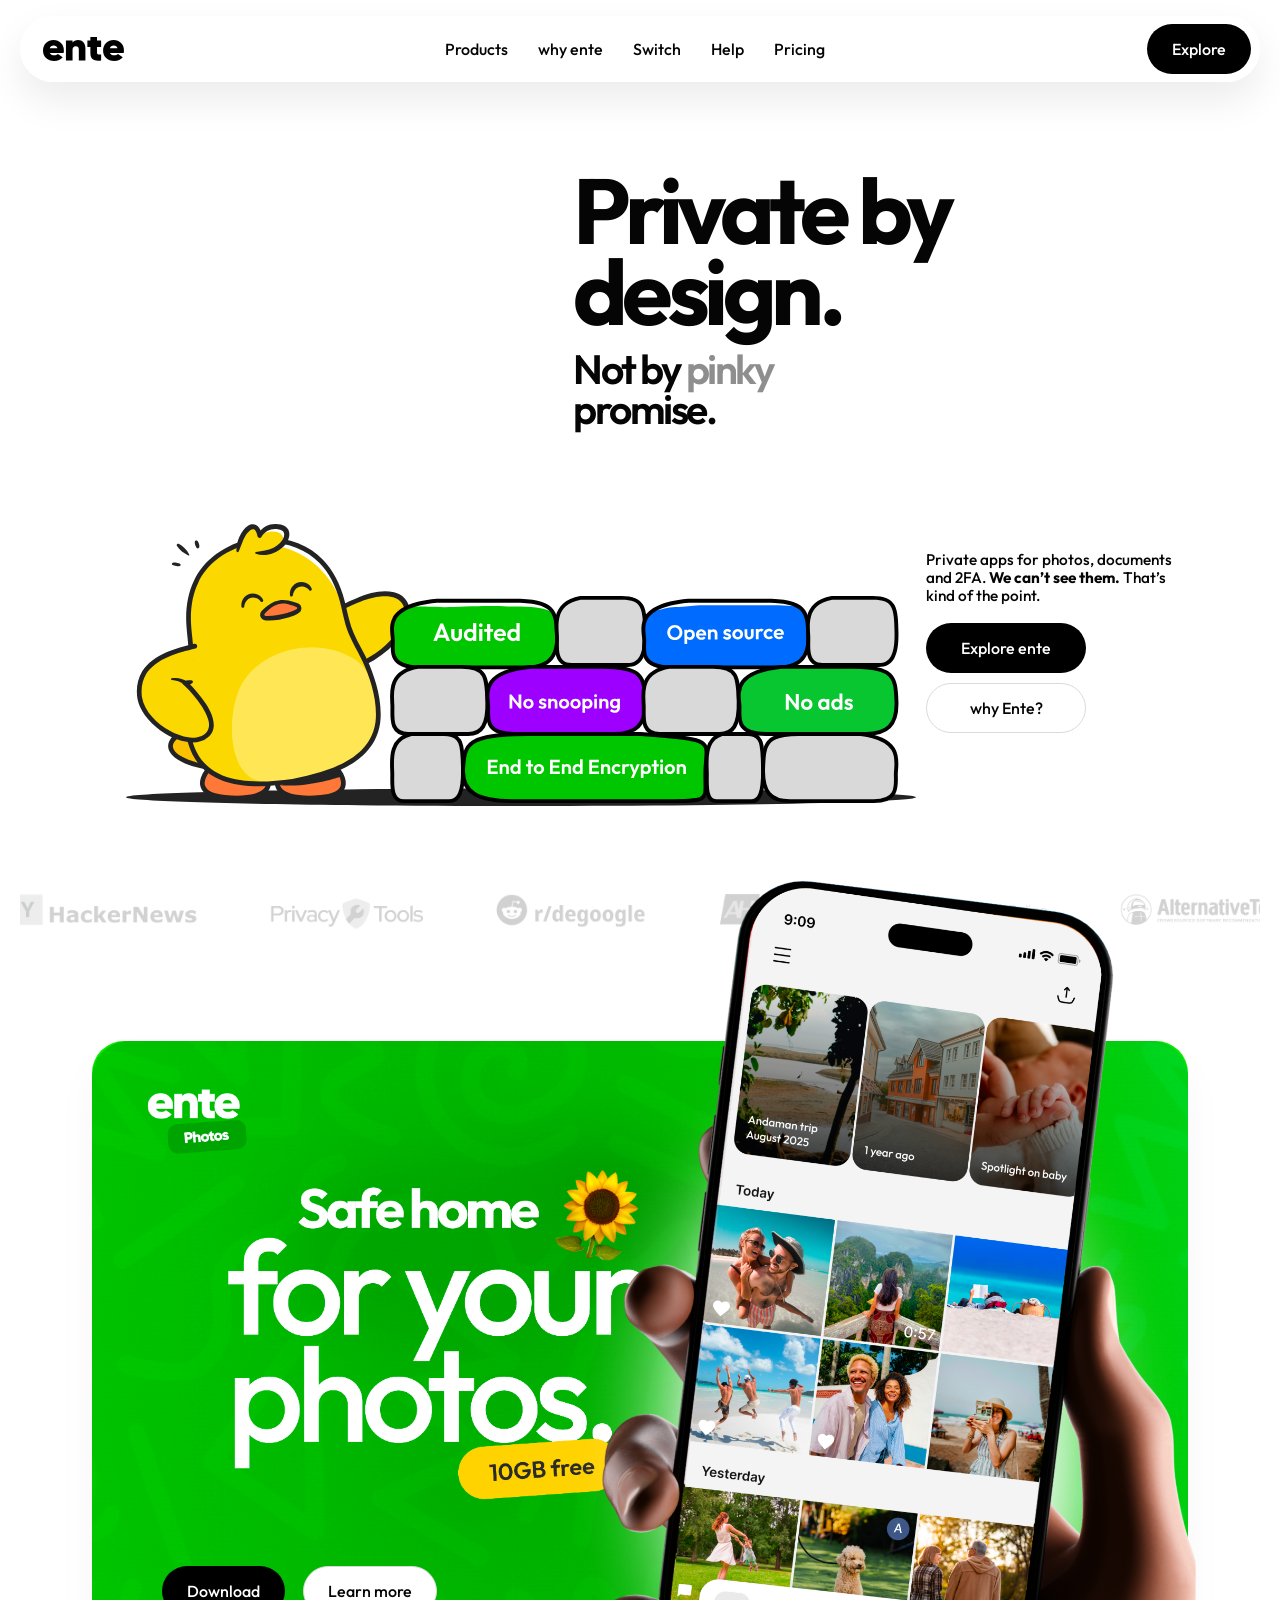
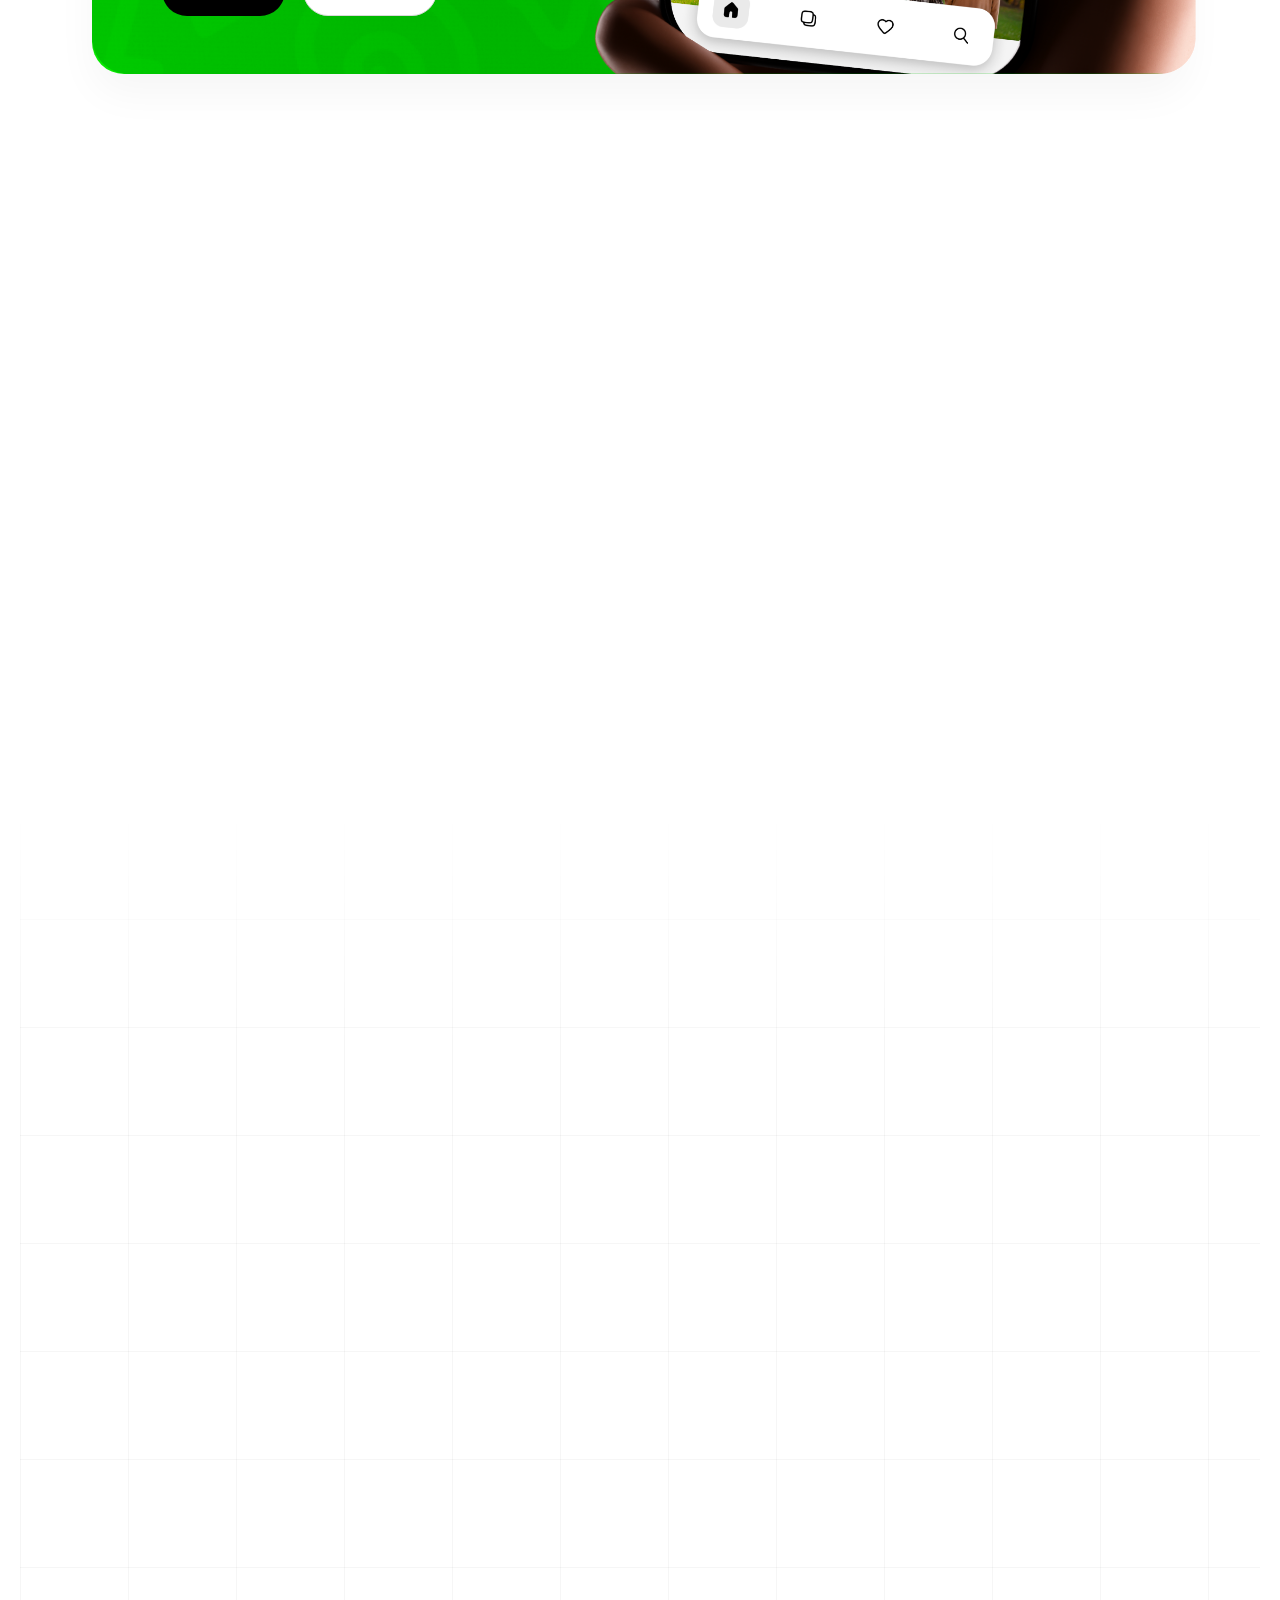
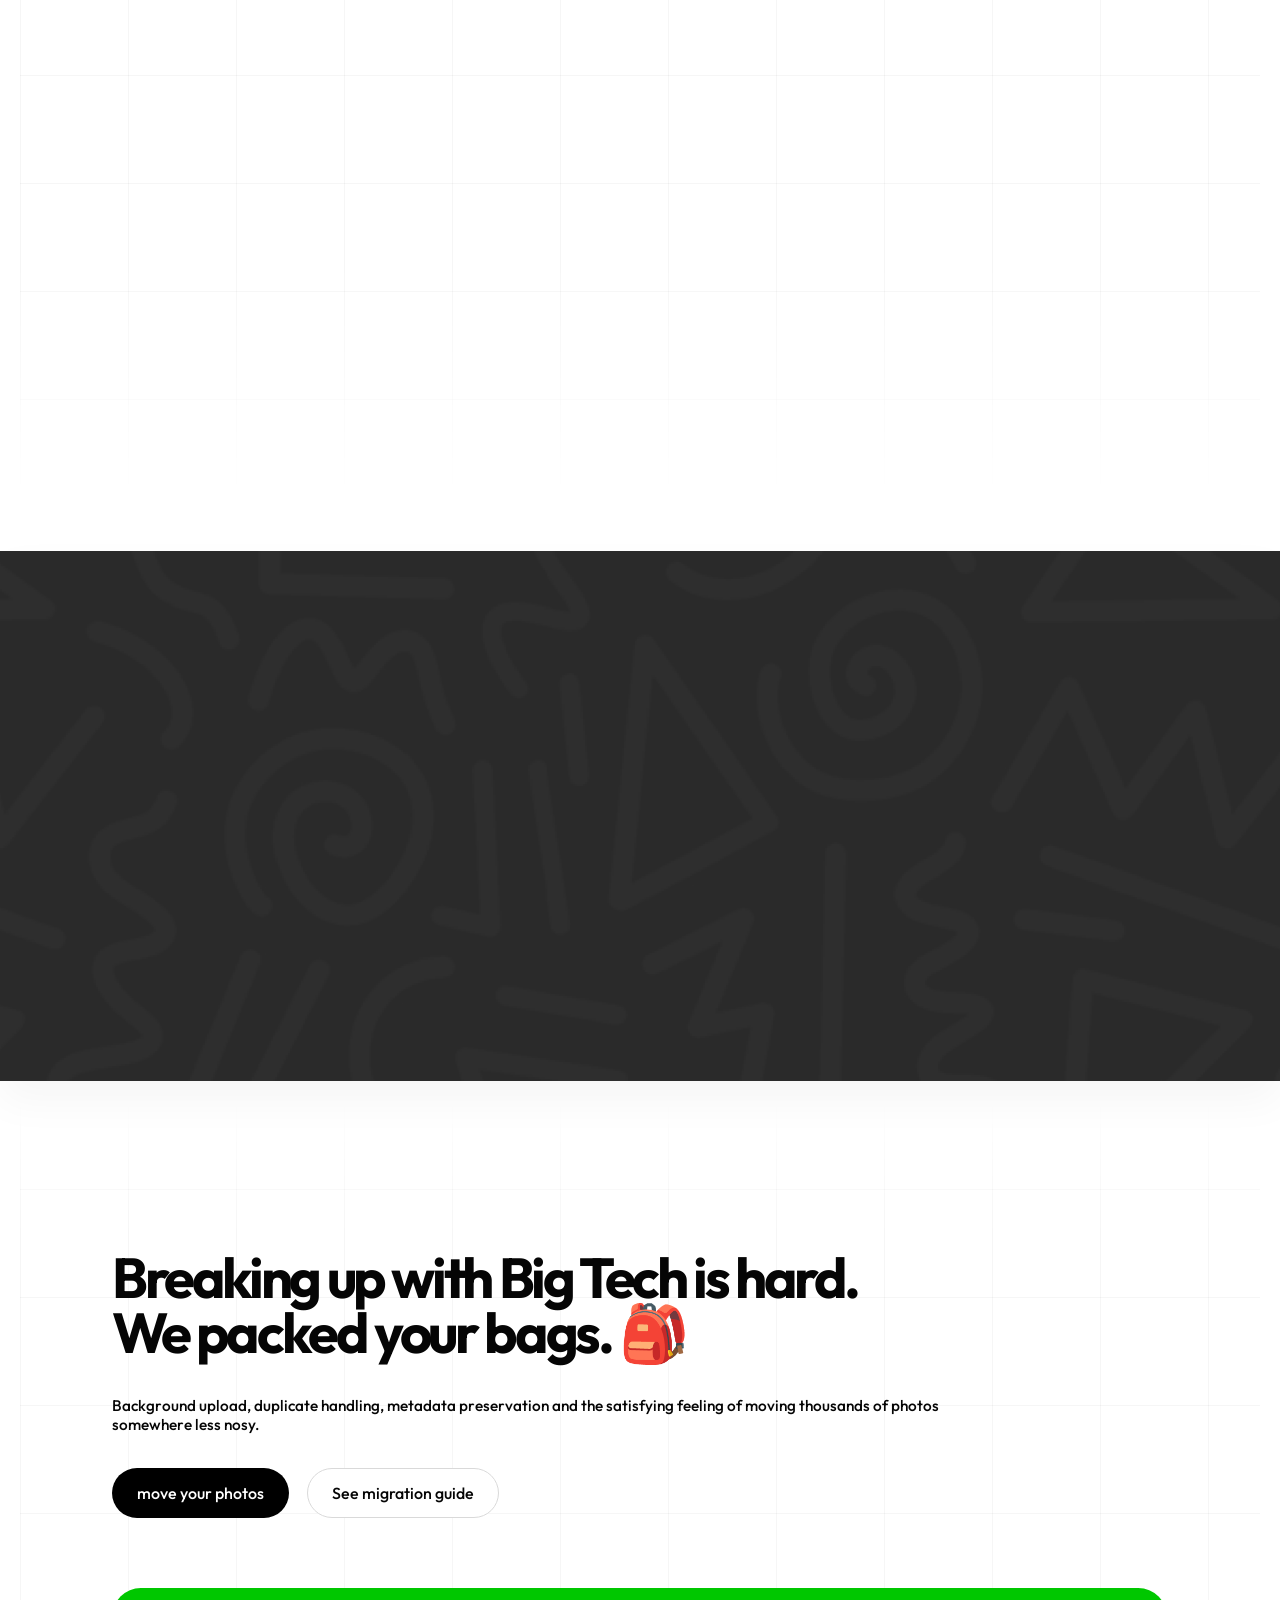
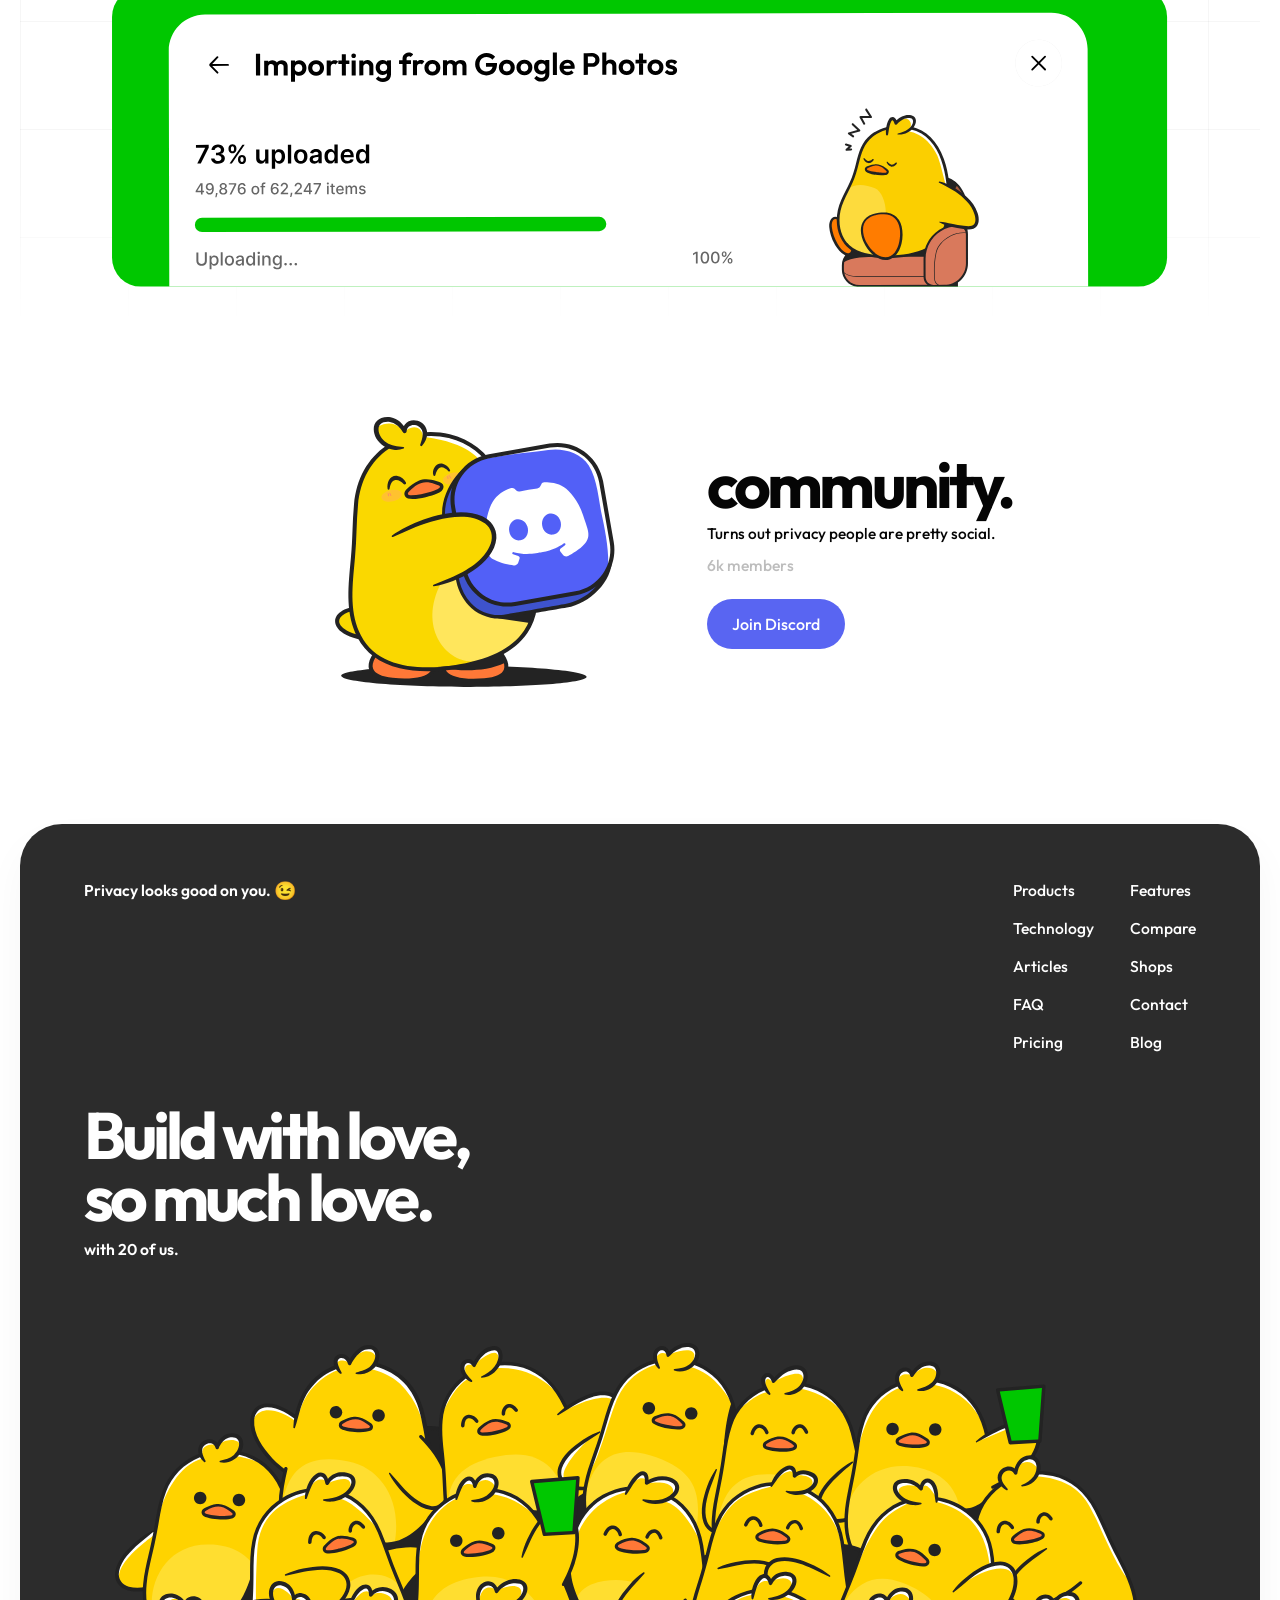
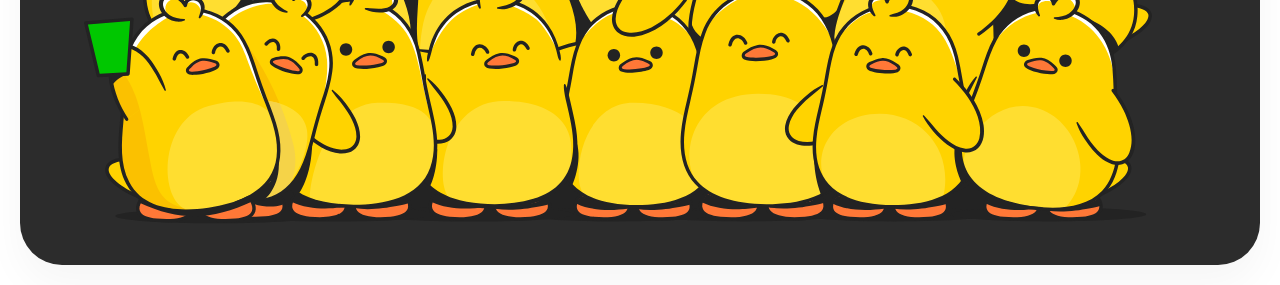
<file: index.html>
<!DOCTYPE html>
<html lang="en">
  <head>
    <meta charset="UTF-8" />
    <meta name="viewport" content="width=device-width, initial-scale=1.0" />
    <title>Ente Homepage Foundation</title>
    <meta
      name="description"
      content="Live HTML and CSS foundation for the Ente marketing homepage."
    />
    <link rel="preconnect" href="https://fonts.googleapis.com" />
    <link rel="preconnect" href="https://fonts.gstatic.com" crossorigin />
    <link
      href="https://fonts.googleapis.com/css2?family=Outfit:wght@300;400;500;600;700;800;900&display=swap"
      rel="stylesheet"
    />
    <link rel="stylesheet" href="./styles.css" />
    <script src="./scroll-reveal.js" defer></script>
  </head>
  <body>
    <div class="site-shell">
      <header class="topbar">
        <a class="logo" href="/" aria-label="Ente">
          <img class="logo-mark" src="./assets/ente-logo.svg" alt="Ente" />
        </a>
        <nav class="main-nav" aria-label="Primary">
          <a href="#products">Products</a>
          <a href="#why">why ente</a>
          <a href="#switch">Switch</a>
          <a href="#community">Help</a>
          <a href="#footer">Pricing</a>
        </nav>
        <a class="button button-dark" href="#products">Explore</a>
      </header>

      <main>
        <section class="hero">
          <div class="hero-copy">
            <h1>Private by design.</h1>
            <p class="hero-subtitle">Not by <span>pinky</span><br />promise.</p>
          </div>

          <div class="hero-visual">
            <img
              class="hero-illustration"
              src="./assets/ducky-web-first-fold.svg"
              alt="Ente duck mascot next to privacy promise blocks"
            />
          </div>

          <aside class="hero-side">
            <p>
              Private apps for photos, documents and 2FA.
              <strong>We can’t see them.</strong>
              That’s kind of the point.
            </p>
            <div class="stacked-actions">
              <a class="button button-dark" href="#products">Explore ente</a>
              <a class="button button-light" href="#why">why Ente?</a>
            </div>
          </aside>
        </section>

        <section class="logo-strip" aria-label="Recognition">
          <img
            class="brand-stripe"
            src="./assets/brand-stripe.png"
            alt="Recognition logos including HackerNews, Privacy Tools, r slash degoogle, Android Headlines, Android Police, and AlternativeTo"
          />
        </section>

        <section class="products" id="products">
          <article class="card card-photos">
            <div class="card-content">
              <div class="product-badge">
                <span class="brand-mini">ente</span>
                <span class="product-mini">Photos</span>
              </div>
              <h2>Safe home for your photos.</h2>
              <div class="plan-pill">10GB free</div>
              <div class="card-actions">
                <a class="button button-dark" href="#footer">Download</a>
                <a class="button button-light" href="#why">Learn more</a>
              </div>
            </div>

            <div class="photo-device">
              <img
                class="product-art product-art-photos"
                src="./assets/photo-banner.png"
                alt="Ente Photos app preview on phone"
              />
            </div>
          </article>

          <div class="product-row">
            <article class="card card-locker">
              <div class="card-content">
                <div class="product-badge">
                  <span class="brand-mini">ente</span>
                  <span class="product-mini">Locker</span>
                </div>
                <h3>Your documents. None of our reading material.</h3>
                <div class="card-actions">
                  <a class="button button-dark" href="#footer">Download</a>
                  <a class="button button-light" href="#why">Learn more</a>
                </div>
              </div>
              <div class="locker-device">
                <img
                  class="product-art product-art-locker"
                  src="./assets/locker-banner.png"
                  alt="Ente Locker app preview on phone"
                />
              </div>
            </article>

            <article class="card card-auth">
              <div class="card-content">
                <div class="product-badge">
                  <span class="brand-mini">ente</span>
                  <span class="product-mini">Auth</span>
                </div>
                <h3>Your logins are none of our business either.</h3>
                <div class="card-actions">
                  <a class="button button-dark" href="#footer">Download</a>
                  <a class="button button-light" href="#why">Learn more</a>
                </div>
              </div>
              <div class="auth-device">
                <img
                  class="product-art product-art-auth"
                  src="./assets/auth-banner.png"
                  alt="Ente Auth security preview"
                />
              </div>
            </article>
          </div>
        </section>

        <section class="why" id="why">
          <p class="eyebrow">why ente?</p>
          <h2>
            <span>Most apps want to know you better. 😈</span>
            <span>We don't. 🤫</span>
          </h2>
          <p class="lede">
            Privacy at Ente isn't a lifestyle brand or a moody dark theme.
            It's a product decision: your files are encrypted on your device,
            and we never get the keys.
          </p>

          <div class="feature-grid">
            <article>
              <h3>Your data is encrypted before it leaves your device.</h3>
              <p>
                Which means we don't have the keys, the contents or a useful
                excuse to be snooping around in your life.
              </p>
            </article>
            <article>
              <h3>We don't sell ads.</h3>
              <p>
                So your attention isn't the product, and your memories don't
                have to audition for a recommendation engine.
              </p>
            </article>
            <article>
              <h3>We don't train AI on your memories.</h3>
              <p>
                Your holiday photos don't need a second career, and your private
                documents deserve even less ambition from us.
              </p>
            </article>
            <article>
              <h3>Our code is open.</h3>
              <p>
                You don't have to take our word for it. You can inspect the
                implementation, read the audits and keep us honest.
              </p>
            </article>
          </div>

          <div class="knowledge-row">
            <div class="knowledge-copy">
              <h3>What Ente knows about you</h3>
              <p>
                Less than your weather app, less than your shopping app, and
                dramatically less than any company calling you part of an
                ecosystem.
              </p>
            </div>

            <img
              class="data-card-art"
              src="./assets/why-ente-creative.png"
              alt="Ente data minimization bottom sheet"
            />
          </div>
        </section>

        <section class="testimonials">
          <div class="noise"></div>
          <h2>
            <span>Finally, some user data</span>
            <span>we can actually read. 😎</span>
          </h2>
          <div class="testimonial-grid">
            <article class="quote-card">
              <p>
                Moved my entire photo library over. Expected a weekend project.
                It was annoyingly easy.
              </p>
              <span>james my boy</span>
            </article>
            <article class="quote-card">
              <p>
                Moved my entire photo library over. Expected a weekend project.
                It was annoyingly easy.
              </p>
              <span>james my boy</span>
            </article>
          </div>
        </section>

        <section class="switch" id="switch">
          <p class="eyebrow">Switch</p>
          <h2>
            <span>Breaking up with Big Tech is hard.</span>
            <span>We packed your bags. 🎒</span>
          </h2>
          <p class="lede">
            Background upload, duplicate handling, metadata preservation and
            the satisfying feeling of moving thousands of photos somewhere less
            nosy.
          </p>
          <div class="card-actions">
            <a class="button button-dark" href="#footer">move your photos</a>
            <a class="button button-light" href="#why">See migration guide</a>
          </div>

          <div class="import-panel">
            <img
              class="migration-art"
              src="./assets/migration-creative.svg"
              alt="Ente migration flow illustration"
            />
          </div>
        </section>

        <section class="community" id="community">
          <img
            class="community-art"
            src="./assets/discord-ducky.svg"
            alt="Ducky holding a Discord icon"
          />
          <div class="community-copy">
            <h2>community.</h2>
            <p>Turns out privacy people are pretty social.</p>
            <strong>6k members</strong>
            <a class="button button-indigo" href="#footer">Join Discord</a>
          </div>
        </section>
      </main>

      <footer class="footer" id="footer">
        <div class="noise"></div>
        <div class="footer-top">
          <p>Privacy looks good on you. <span class="emoji-pop">😉</span></p>
          <nav class="footer-nav" aria-label="Footer">
            <a href="#products">Products</a>
            <a href="#why">Features</a>
            <a href="#footer">Technology</a>
            <a href="#footer">Compare</a>
            <a href="#footer">Articles</a>
            <a href="#footer">Shops</a>
            <a href="#footer">FAQ</a>
            <a href="#footer">Contact</a>
            <a href="#footer">Pricing</a>
            <a href="#footer">Blog</a>
          </nav>
        </div>

        <div class="footer-main">
          <div class="footer-copy">
            <h2>Build with love, so much love.</h2>
            <p>with 20 of us.</p>
          </div>
          <img
            class="footer-crowd-art"
            src="./assets/bottom-sheet-crowd.svg"
            alt="A crowd of Ente duck mascots"
          />
        </div>

        <div class="footer-socials" aria-label="Social links">
          <span>X</span>
          <span>GitHub</span>
          <span>Reddit</span>
          <span>Discord</span>
        </div>
      </footer>
    </div>
  </body>
</html>
</file>
<file: styles.css>
:root {
  --bg: #ffffff;
  --text: #050505;
  --muted: #8d8d8d;
  --muted-soft: #a8a8a8;
  --line: #d9d9d9;
  --green: #06e600;
  --blue: #156df4;
  --violet: #b000ff;
  --yellow: #ffd106;
  --dark: #2e2e2e;
  --indigo: #5965f2;
  --radius-xl: 32px;
  --radius-lg: 24px;
  --radius-pill: 999px;
}

* {
  box-sizing: border-box;
}

html {
  scroll-behavior: smooth;
}

body {
  margin: 0;
  background: var(--bg);
  color: var(--text);
  font-family: "Outfit", "Helvetica Neue", Arial, sans-serif;
}

.reveal-on-scroll {
  opacity: 0;
  transform: translate3d(0, 34px, 0) scale(0.985);
  transition:
    opacity 720ms ease,
    transform 720ms cubic-bezier(0.22, 1, 0.36, 1);
  transition-delay: var(--reveal-delay, 0ms);
  will-change: opacity, transform;
}

.reveal-on-scroll.reveal-slide-left {
  transform: translate3d(-42px, 26px, 0) scale(0.985);
}

.reveal-on-scroll.reveal-slide-right {
  transform: translate3d(42px, 26px, 0) scale(0.985);
}

.reveal-on-scroll.reveal-zoom {
  transform: translate3d(0, 28px, 0) scale(0.94);
}

.reveal-on-scroll.is-visible {
  opacity: 1;
  transform: translate3d(0, 0, 0) scale(1);
}

@media (prefers-reduced-motion: reduce) {
  html {
    scroll-behavior: auto;
  }

  .reveal-on-scroll {
    opacity: 1;
    transform: none;
    transition: none;
  }
}

a {
  color: inherit;
  text-decoration: none;
}

.logo {
  display: inline-flex;
  align-items: center;
}

.logo-mark {
  display: block;
  height: 24px;
  width: auto;
}

.site-shell {
  width: min(100%, 1440px);
  margin: 0 auto;
  padding: 16px 20px 20px;
}

.topbar,
.card,
.testimonials,
.footer,
.import-window,
.data-card,
.data-card-art {
  box-shadow: 0 20px 40px rgba(0, 0, 0, 0.04);
}

.topbar {
  position: sticky;
  top: 16px;
  z-index: 40;
  display: flex;
  align-items: center;
  justify-content: space-between;
  gap: 20px;
  padding: 7px 8px 7px 22px;
  border-radius: var(--radius-pill);
  border: 1px solid rgba(255, 255, 255, 0.7);
  background: rgba(255, 255, 255, 0.58);
  box-shadow:
    0 18px 38px rgba(0, 0, 0, 0.08),
    inset 0 1px 0 rgba(255, 255, 255, 0.65);
  backdrop-filter: blur(22px) saturate(145%);
  -webkit-backdrop-filter: blur(22px) saturate(145%);
}

.logo-word,
.hero h1,
.hero-subtitle,
.products h2,
.products h3,
.why h2,
.why h3,
.testimonials h2,
.switch h2,
.community h2,
.footer h2 {
  letter-spacing: -0.06em;
  line-height: 0.9;
  font-weight: 700;
}

.logo-word {
  font-size: 2rem;
  font-weight: 700;
}

.main-nav,
.card-actions,
.footer-nav,
.footer-socials,
.progress-meta {
  display: flex;
}

.main-nav,
.card-actions,
.footer-socials {
  align-items: center;
}

.main-nav {
  gap: 30px;
  font-size: 1rem;
  font-weight: 500;
}

.button {
  display: inline-flex;
  align-items: center;
  justify-content: center;
  min-height: 50px;
  padding: 0 24px;
  border: 1px solid transparent;
  border-radius: var(--radius-pill);
  font-size: 1rem;
  font-weight: 500;
  transition: transform 180ms ease, box-shadow 180ms ease;
}

.button:hover {
  transform: translateY(-1px);
}

.button-dark {
  background: #000000;
  color: #ffffff;
}

.button-light {
  background: #ffffff;
  border-color: var(--line);
}

.button-indigo {
  background: var(--indigo);
  color: #ffffff;
}

.hero {
  display: grid;
  grid-template-columns: 1.15fr 0.85fr 0.65fr;
  align-items: end;
  gap: 26px;
  padding: 58px 84px 48px;
  min-height: 780px;
}

.hero-copy {
  grid-column: 2 / 4;
  align-self: start;
  max-width: 560px;
  padding-top: 5%;
}

.hero h1 {
  margin: 0;
  font-size: clamp(5.2rem, 7.2vw, 6.7rem);
  line-height: 0.88;
}

.hero-subtitle {
  margin: 18px 0 0;
  font-size: clamp(2.25rem, 3.2vw, 3.05rem);
  font-weight: 600;
  line-height: 0.96;
}

.hero-subtitle span {
  color: #8e8e8e;
}

.hero-visual {
  display: flex;
  align-items: end;
  grid-column: 1 / 3;
  min-height: 330px;
}

.hero-illustration {
  display: block;
  width: min(100%, 790px);
  margin-top: 0;
  margin-left: 22px;
  transform: translateY(-8px);
}

.asset-slot {
  position: relative;
  display: grid;
  place-items: center;
  overflow: hidden;
  border: 2px dashed rgba(0, 0, 0, 0.15);
  border-radius: 28px;
  background: linear-gradient(135deg, rgba(255, 255, 255, 0.95), rgba(245, 245, 245, 0.95));
  color: rgba(0, 0, 0, 0.45);
}

.asset-slot span {
  padding: 10px 16px;
  border-radius: 999px;
  background: rgba(255, 255, 255, 0.95);
  font-size: 0.85rem;
  font-weight: 700;
}

.hero-side {
  align-self: center;
  max-width: 250px;
  font-size: 0.98rem;
  line-height: 1.14;
  font-weight: 500;
}

.hero-side strong {
  display: inline-block;
  font-weight: 700;
}

.stacked-actions {
  display: grid;
  gap: 10px;
  margin-top: 18px;
  max-width: 160px;
}

.logo-strip {
  display: block;
  padding: 32px 0 112px;
}

.brand-stripe {
  display: block;
  width: 100%;
  height: auto;
}

.products {
  padding: 0 72px;
}

.card {
  position: relative;
  overflow: hidden;
  border-radius: var(--radius-xl);
}

.card-photos {
  display: block;
  aspect-ratio: 1179 / 681;
  min-height: auto;
  padding: 0;
  overflow: visible;
  background-color: #08e800;
  background-image: url("./assets/photos-bg-card.png");
  background-position: center;
  background-repeat: no-repeat;
  background-size: 100% 100%;
}

.card-photos::before,
.card-locker::before,
.card-auth::before {
  display: none;
}

.card-photos::before {
  display: none;
}

.sleepy-slot {
  display: none;
}

.card-photos::after {
  display: none;
}

.card-content,
.photo-device,
.locker-device,
.auth-device {
  position: relative;
  z-index: 2;
}

.product-badge {
  display: inline-grid;
  gap: 4px;
}

.brand-mini {
  font-size: 1.1rem;
  font-weight: 700;
  color: white;
}

.product-mini {
  display: inline-flex;
  width: fit-content;
  padding: 6px 12px;
  border-radius: 12px;
  background: rgba(0, 0, 0, 0.18);
  color: white;
  font-size: 0.76rem;
  font-weight: 700;
}

.card-photos h2 {
  max-width: 6ch;
  margin: 34px 0 20px;
  font-size: clamp(4.2rem, 6vw, 5.95rem);
  color: white;
}

.plan-pill {
  display: inline-flex;
  width: fit-content;
  padding: 12px 22px;
  border-radius: var(--radius-pill);
  background: #ffd319;
  font-size: 1.25rem;
  font-weight: 700;
  letter-spacing: -0.05em;
  transform: rotate(-5deg);
}

.card-actions {
  gap: 18px;
  margin-top: 42px;
}

.products .card-content {
  position: absolute;
  z-index: 4;
}

.products .card-content > :not(.card-actions) {
  display: none;
}

.card-photos .card-actions,
.card-locker .card-actions,
.card-auth .card-actions {
  display: flex;
  margin-top: 0;
}

.card-photos .card-content {
  left: 70px;
  bottom: 58px;
}

.card-locker .card-content,
.card-auth .card-content {
  left: 36px;
  bottom: 34px;
}

.photo-device {
  position: absolute;
  right: 0.5%;
  bottom: 0;
  width: min(58%, 640px);
  margin: 0;
  z-index: 5;
}

.product-art {
  display: block;
  width: 100%;
  height: auto;
  object-fit: contain;
  user-select: none;
}

.product-row {
  display: grid;
  grid-template-columns: repeat(2, 1fr);
  gap: 16px;
  margin-top: 22px;
}

.card-locker,
.card-auth {
  min-height: auto;
  padding: 34px 34px 28px;
}

.card-locker {
  aspect-ratio: 578 / 765;
  background-color: #1359e6;
  background-image: url("./assets/locker-bg.svg");
  background-position: center;
  background-repeat: no-repeat;
  background-size: 100% 100%;
}

.card-auth {
  aspect-ratio: 583 / 765;
  background-color: #9000ff;
  background-image: url("./assets/auth-bg.svg");
  background-position: center;
  background-repeat: no-repeat;
  background-size: 100% 100%;
}

.card-locker::before {
  display: none;
}

.card-auth::before {
  display: none;
}

.card-locker h3,
.card-auth h3 {
  max-width: 8.5ch;
  margin: 34px 0 0;
  font-size: clamp(2.55rem, 3.7vw, 3.3rem);
  color: white;
}

.locker-device,
.auth-device {
  position: absolute;
  inset: auto 0 0 auto;
}

.locker-device {
  right: 9%;
  bottom: 9%;
  width: 70%;
}

.auth-device {
  right: -1%;
  bottom: 4%;
  width: 95%;
}

.product-art-locker {
  width: 100%;
  transform: translateX(2%);
}

.product-art-auth {
  width: 100%;
}

.product-art-photos {
  width: 100%;
  transform: translateX(2%);
}

.why,
.switch,
.community {
  position: relative;
  padding: 132px 92px 38px;
}

.why::before,
.switch::before {
  content: "";
  position: absolute;
  inset: 0;
  background-image: linear-gradient(rgba(0, 0, 0, 0.045) 1px, transparent 1px), linear-gradient(90deg, rgba(0, 0, 0, 0.045) 1px, transparent 1px);
  background-size: 108px 108px;
  mask-image: linear-gradient(180deg, transparent 0%, rgba(0, 0, 0, 0.8) 18%, rgba(0, 0, 0, 0.8) 82%, transparent 100%);
  pointer-events: none;
}

.why > *,
.switch > * {
  position: relative;
}

.eyebrow {
  margin: 0 0 18px;
  color: var(--muted);
  font-size: 0.95rem;
  font-weight: 700;
}

.why h2,
.switch h2 {
  max-width: 14ch;
  margin: 0;
  font-size: clamp(3.95rem, 5.2vw, 5.45rem);
  line-height: 0.96;
}

.switch h2 {
  max-width: none;
  font-size: clamp(3.2rem, 4.4vw, 4.7rem);
  line-height: 0.98;
}

.why h2 {
  max-width: none;
  font-size: clamp(3.2rem, 4.4vw, 4.7rem);
  line-height: 0.98;
}

.why h2 span {
  display: block;
}

.why h2 span:first-child {
  white-space: nowrap;
}

.switch h2 span {
  display: block;
}

.switch h2 span:first-child {
  white-space: nowrap;
}

.lede {
  max-width: 700px;
  margin: 28px 0 0;
  font-size: 0.98rem;
  line-height: 1.18;
  font-weight: 500;
}

.feature-grid {
  display: grid;
  grid-template-columns: repeat(2, 1fr);
  gap: 66px 88px;
  margin-top: 96px;
}

.feature-grid h3,
.knowledge-copy h3 {
  margin: 0 0 16px;
  font-size: clamp(1.85rem, 2.55vw, 2.72rem);
  line-height: 1.01;
  font-weight: 700;
}

.feature-grid p,
.knowledge-copy p,
.switch .lede,
.community p,
.hero-side p {
  margin: 0;
  font-size: 0.96rem;
  line-height: 1.18;
  font-weight: 500;
}

.knowledge-row {
  display: grid;
  grid-template-columns: 1fr 0.96fr;
  gap: 54px;
  align-items: center;
  margin-top: 112px;
}

.knowledge-copy {
  transform: translateY(-15%);
}

.knowledge-copy h3 {
  max-width: none;
  font-size: clamp(3.2rem, 4.4vw, 4.7rem);
  line-height: 0.98;
}

.data-card-art {
  display: block;
  width: 100%;
  height: auto;
}

.testimonials,
.footer {
  position: relative;
  overflow: hidden;
  margin-top: 54px;
  background: #2c2c2c;
  color: white;
}

.testimonials {
  width: 100vw;
  margin-left: calc(50% - 50vw);
  margin-right: calc(50% - 50vw);
  padding: 92px 70px 86px;
  background: #2c2c2c url("./assets/testimonial-bg.png") center center / cover no-repeat;
}

.noise {
  position: absolute;
  inset: 0;
  opacity: 0.12;
  background-image: radial-gradient(circle at 20% 30%, transparent 0 12px, rgba(255, 255, 255, 0.9) 12px 13px, transparent 13px), linear-gradient(135deg, transparent 0 48%, rgba(255, 255, 255, 0.8) 48% 52%, transparent 52%), linear-gradient(45deg, transparent 0 47%, rgba(255, 255, 255, 0.8) 47% 53%, transparent 53%);
  background-size: 180px 180px, 240px 240px, 210px 210px;
  pointer-events: none;
}

.testimonials .noise {
  display: none;
}

.testimonials > *,
.footer > * {
  position: relative;
}

.testimonials h2 {
  width: min(100%, 1120px);
  max-width: none;
  margin: 0 auto;
  font-size: clamp(3.9rem, 5vw, 5.2rem);
  line-height: 0.95;
  text-align: left;
}

.testimonials h2 span {
  display: block;
}

.testimonials h2 span:first-child {
  white-space: nowrap;
}

.testimonial-grid {
  display: grid;
  grid-template-columns: repeat(2, 1fr);
  gap: 116px;
  width: min(100%, 1120px);
  margin: 136px auto 0;
  align-items: start;
}

.quote-card {
  justify-self: stretch;
  text-align: left;
}

.quote-card p {
  max-width: 32ch;
  margin: 0 0 18px;
  font-size: 1.06rem;
  line-height: 1.22;
  font-weight: 500;
}

.quote-card span {
  display: inline-flex;
  padding: 8px 15px;
  border-radius: var(--radius-pill);
  background: rgba(255, 255, 255, 0.08);
  color: #9f9f9f;
  font-size: 0.95rem;
  font-weight: 500;
}

.switch .card-actions {
  margin-top: 34px;
}

.switch .lede {
  max-width: 860px;
  margin-top: 36px;
  line-height: 1.24;
}

.import-panel {
  margin-top: 70px;
}

.migration-art {
  display: block;
  width: 100%;
  height: auto;
}

.import-window {
  padding: 28px 28px 32px;
  border-radius: 30px 30px 0 0;
  background: white;
}

.import-head,
.import-body {
  display: flex;
  align-items: center;
  justify-content: space-between;
}

.import-head {
  font-size: 1.05rem;
  font-weight: 600;
}

.import-body {
  gap: 30px;
  align-items: end;
  margin-top: 34px;
}

.import-body h3 {
  margin: 0;
  font-size: 1.72rem;
  letter-spacing: -0.05em;
  font-weight: 700;
}

.import-body p {
  margin: 8px 0 0;
  color: var(--muted);
  font-size: 0.92rem;
  font-weight: 500;
}

.progress-track {
  width: min(520px, 100%);
  height: 14px;
  margin-top: 20px;
  border-radius: var(--radius-pill);
  background: #dbdbdb;
  overflow: hidden;
}

.progress-fill {
  width: 73%;
  height: 100%;
  border-radius: inherit;
  background: var(--green);
}

.progress-meta {
  justify-content: space-between;
  max-width: 520px;
  margin-top: 10px;
  color: var(--muted);
  font-size: 0.88rem;
  font-weight: 500;
}

.community {
  display: grid;
  grid-template-columns: max-content max-content;
  justify-content: center;
  align-items: center;
  gap: 24px;
  padding-top: 92px;
  padding-bottom: 82px;
}

.community-art {
  display: block;
  width: min(100%, 280px);
  height: auto;
  justify-self: center;
}

.community h2 {
  margin: 0 0 10px;
  font-size: clamp(3.9rem, 5vw, 4.85rem);
  line-height: 0.94;
}

.community-copy {
  max-width: 340px;
  justify-self: center;
}

.community strong {
  display: block;
  margin-top: 12px;
  color: #bdbdbd;
  font-size: 0.98rem;
  font-weight: 500;
}

.community .button {
  margin-top: 24px;
  width: fit-content;
}

.footer {
  padding: 56px 64px 30px;
  border-radius: 42px;
}

.footer-top,
.footer-main {
  display: grid;
  grid-template-columns: 1.05fr 0.95fr;
  gap: 40px;
}

.footer-top p {
  margin: 0;
  font-size: 0.98rem;
  font-weight: 600;
}

.emoji-pop {
  display: inline-block;
  font-size: 1.15em;
  line-height: 1;
  vertical-align: -0.08em;
}

.footer-nav {
  display: grid;
  grid-template-columns: repeat(2, max-content);
  gap: 18px 36px;
  justify-content: end;
  font-size: 0.98rem;
  font-weight: 500;
}

.footer-main {
  align-items: start;
  margin-top: 52px;
}

.footer-copy h2 {
  max-width: 9ch;
  margin: 0;
  font-size: clamp(4.1rem, 5.1vw, 5.25rem);
  line-height: 0.94;
}

.footer-copy p {
  margin: 12px 0 0;
  font-size: 0.98rem;
  font-weight: 600;
}

.footer-crowd-art {
  display: block;
  grid-column: 1 / -1;
  width: min(96%, 1480px);
  height: auto;
  justify-self: start;
  margin: 44px 0 -34px;
}

.footer-socials {
  justify-content: flex-end;
  gap: 18px;
  margin-top: 26px;
  color: #d8d8d8;
  font-size: 0.92rem;
  font-weight: 500;
}

@media (max-width: 1200px) {
  .hero,
  .card-photos,
  .knowledge-row,
  .community,
  .footer-top,
  .footer-main {
    grid-template-columns: 1fr;
  }

  .hero-copy,
  .hero-visual {
    grid-column: auto;
  }

  .hero-side {
    max-width: none;
  }

  .logo-strip {
    grid-template-columns: repeat(3, 1fr);
  }

  .product-row,
  .feature-grid,
  .testimonial-grid {
    grid-template-columns: 1fr;
  }

  .footer-nav {
    justify-content: start;
  }
}

@media (max-width: 820px) {
  .site-shell {
    padding: 10px;
  }

  .topbar,
  .main-nav,
  .hero-visual,
  .card-actions,
  .import-head,
  .import-body,
  .footer-socials {
    flex-wrap: wrap;
  }

  .topbar,
  .hero,
  .products,
  .why,
  .testimonials,
  .switch,
  .community,
  .footer {
    padding-left: 22px;
    padding-right: 22px;
  }

  .hero,
  .why,
  .switch,
  .community {
    padding-top: 54px;
  }

  .logo-strip {
    grid-template-columns: repeat(2, 1fr);
    font-size: 0.95rem;
  }

  .hero-illustration {
    width: 100%;
    margin-left: 0;
    transform: none;
  }

  .card-photos,
  .card-locker,
  .card-auth {
    min-height: auto;
  }

  .phone-ui,
  .locker-slot,
  .shield-slot,
  .sleepy-slot,
  .community-slot,
  .footer-crowd-art {
    width: 100%;
  }

  .phone-slot {
    inset: auto 0 0 auto;
    width: 100%;
  }

  .why h2 span:first-child,
  .testimonials h2 span:first-child,
  .switch h2 span:first-child {
    white-space: normal;
  }
}
</file>
